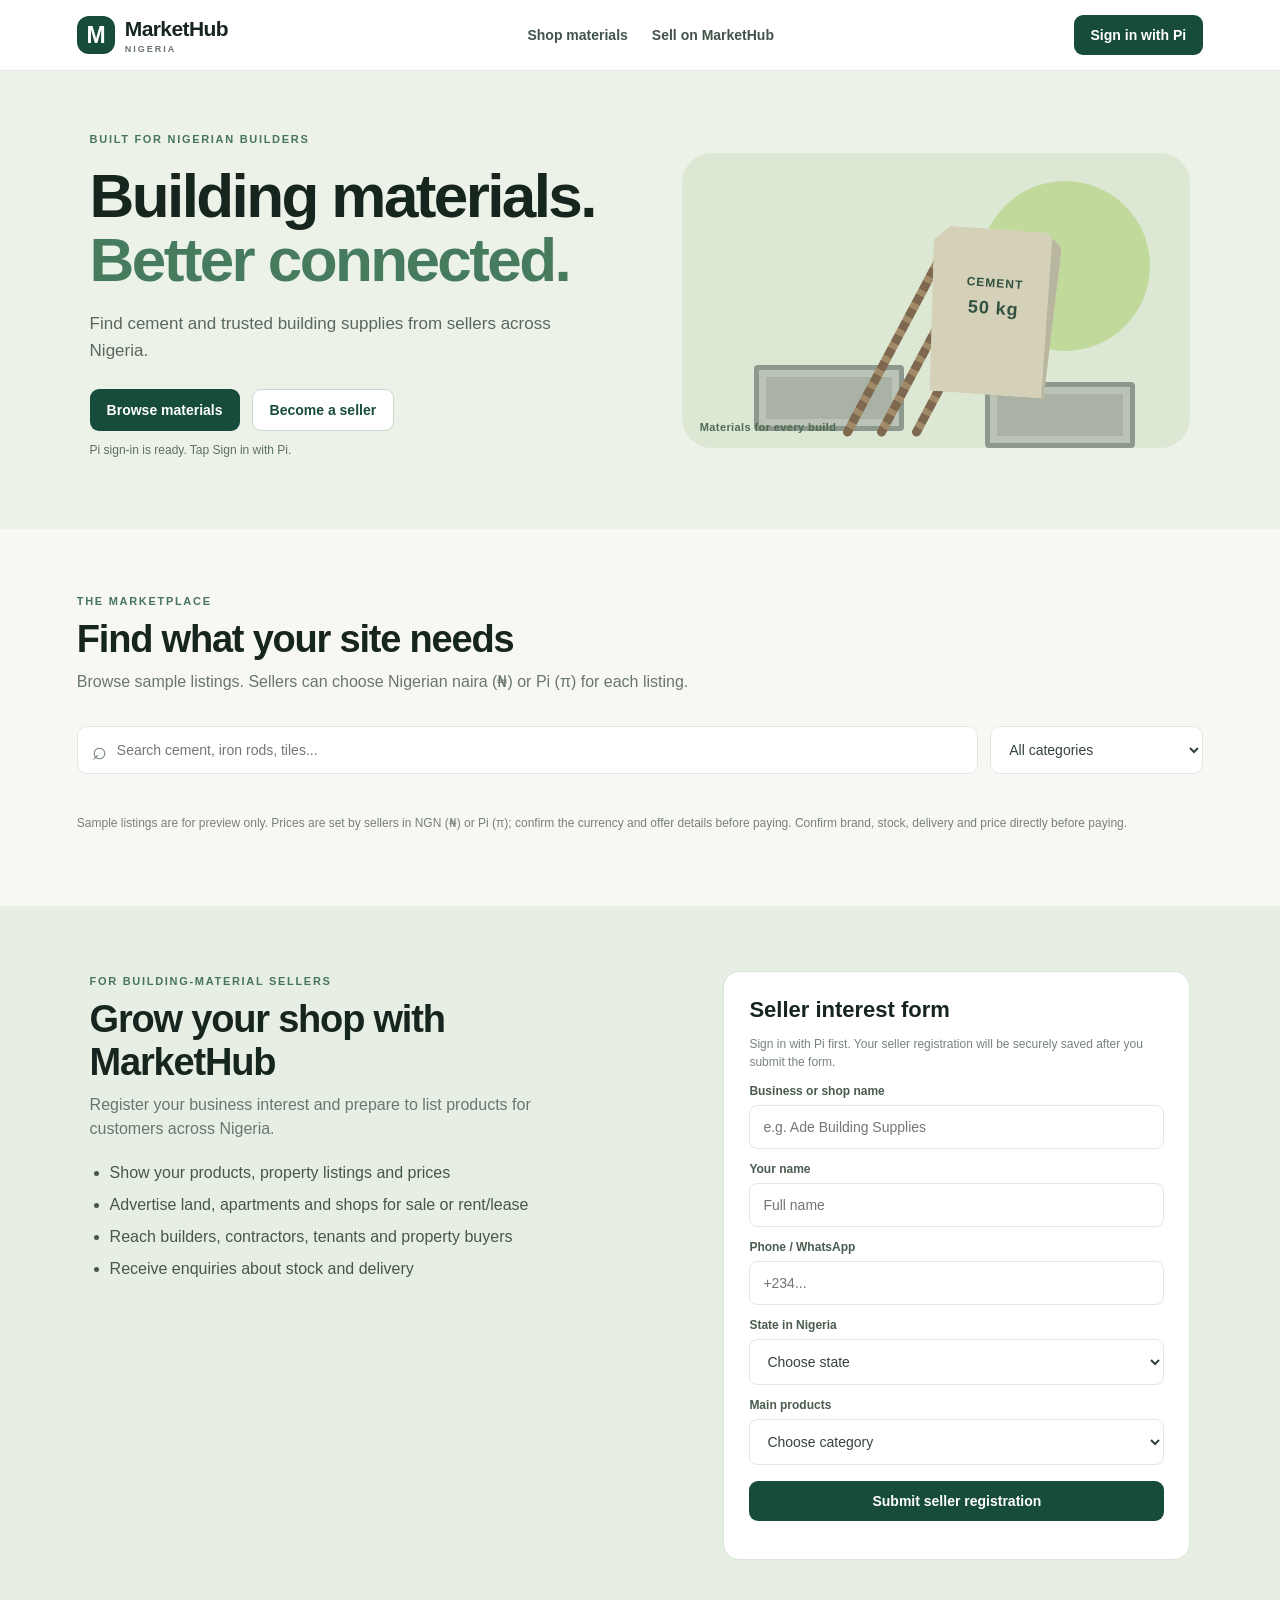
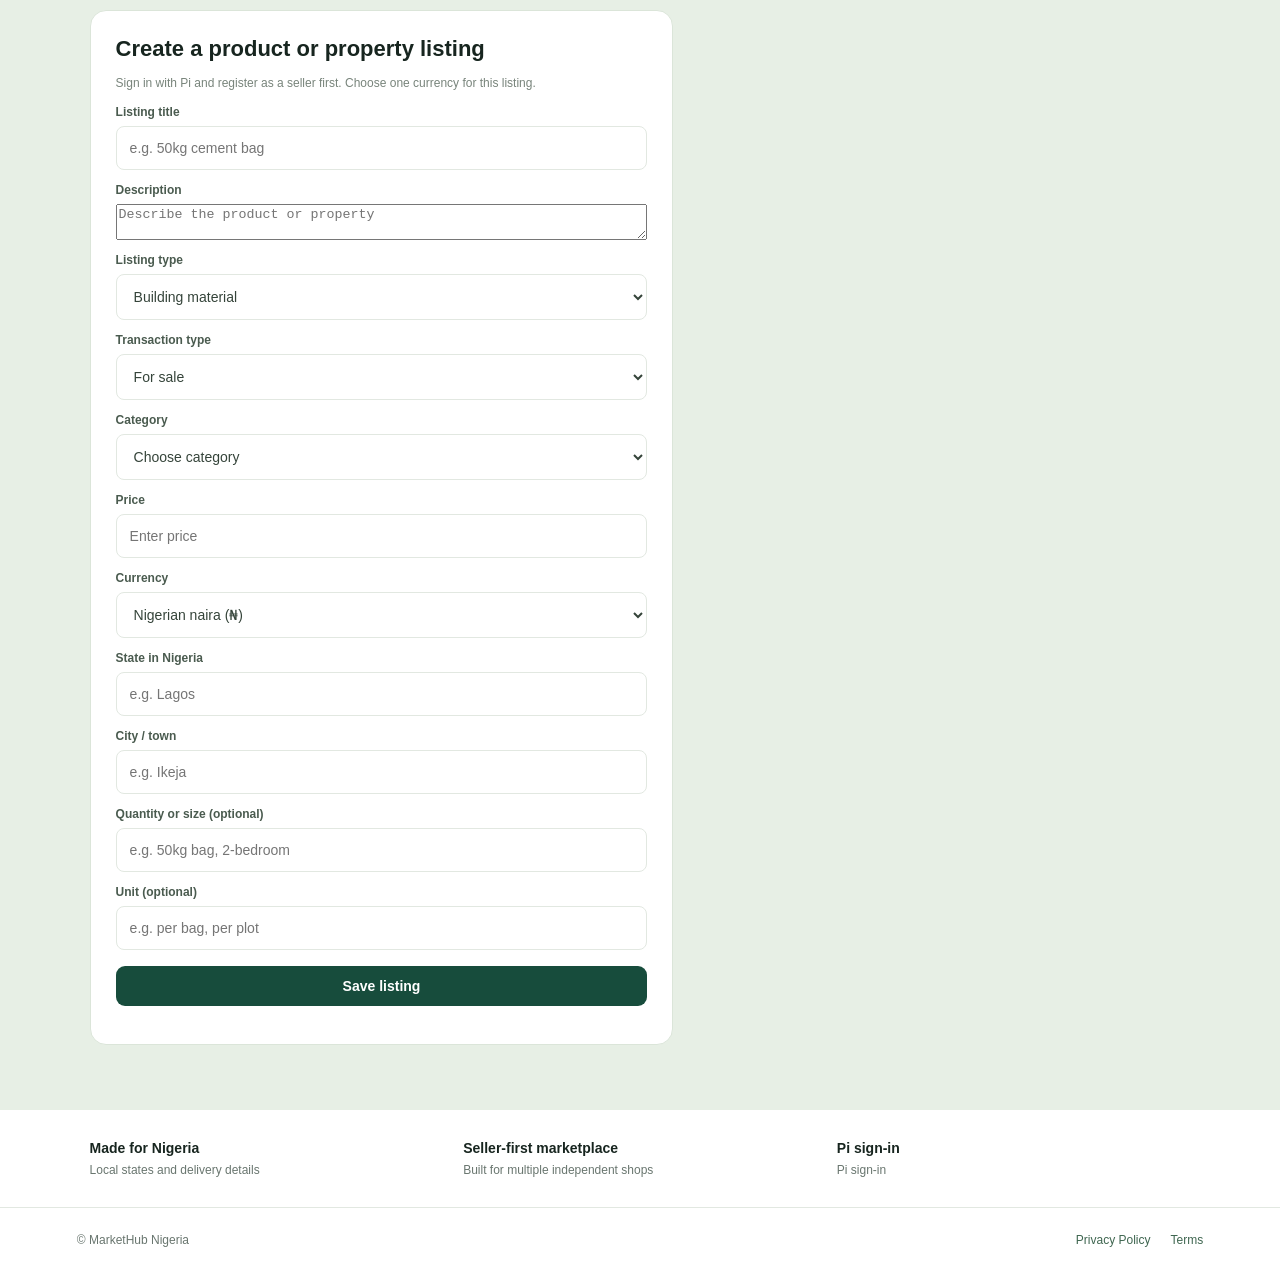
<file: index.html>
<!doctype html>
<html lang="en">
<head>
  <meta charset="utf-8">
  <meta name="viewport" content="width=device-width,initial-scale=1">
  <meta name="theme-color" content="#174c3c">
  <title>MarketHub Nigeria | Building Materials</title>
  <link rel="stylesheet" href="styles.css">
  <script src="https://sdk.minepi.com/pi-sdk.js"></script>
  <script>window.addEventListener("load", function () { try { if (window.Pi && typeof window.Pi.init === "function") window.Pi.init({ version: "2.0" }); } catch (e) { console.warn("Pi SDK init failed; fallback sign-in remains available.", e); } });</script>
</head>
<body>
  <header class="site-header">
    <a class="brand" href="#" aria-label="MarketHub home"><span class="brand-mark">M</span><span>MarketHub <small>NIGERIA</small></span></a>
    <nav><a href="#marketplace">Shop materials</a><a href="#sell">Sell on MarketHub</a></nav>
    <button id="loginBtn" class="login-btn" type="button" onclick="if(window.marketHubPiLogin){window.marketHubPiLogin(event)}else{var s=document.getElementById('status');if(s)s.textContent='MarketHub is loading. Please try again.'}">Sign in with Pi</button>
  </header>
  <main>
    <section class="hero">
      <div class="hero-copy">
        <span class="eyebrow">BUILT FOR NIGERIAN BUILDERS</span>
        <h1>Building materials.<br><em>Better connected.</em></h1>
        <p>Find cement and trusted building supplies from sellers across Nigeria.</p>
        <div class="hero-actions"><a class="primary-btn" href="#marketplace">Browse materials</a><a class="secondary-btn" href="#sell">Become a seller</a></div>
        <p id="status" class="status" aria-live="polite">Pi sign-in is ready. Tap Sign in with Pi.</p>
      </div>
      <div class="hero-art" aria-label="Illustration of building materials">
        <div class="sun"></div><div class="material-stack"><div class="cement-bag">CEMENT <b>50 kg</b></div><div class="block block-one"></div><div class="block block-two"></div><div class="rod rod-one"></div><div class="rod rod-two"></div><div class="rod rod-three"></div></div>
        <div class="art-label">Materials for every build</div>
      </div>
    </section>
    <section id="marketplace" class="section">
      <div class="section-heading"><div><span class="eyebrow">THE MARKETPLACE</span><h2>Find what your site needs</h2><p>Browse sample listings. Sellers can choose Nigerian naira (₦) or Pi (π) for each listing.</p></div></div>
      <div class="search-row"><label class="search-box"><span>⌕</span><input id="searchInput" type="search" placeholder="Search cement, iron rods, tiles..." aria-label="Search products"></label><select id="categoryFilter" aria-label="Filter by category"><option value="all">All categories</option><option>Cement</option><option>Blocks & Bricks</option><option>Iron Rods</option><option>Sand & Granite</option><option>Roofing</option><option>Plumbing</option><option>Electrical</option><option>Paint & Finishing</option><option>Land</option><option>Apartment</option><option>Shop / Commercial Space</option></select></div>
      <div id="productGrid" class="product-grid" aria-live="polite"></div>
      <p id="emptyState" class="empty-state" hidden>No matching products. Try another search or category.</p>
      <p class="demo-note">Sample listings are for preview only. Prices are set by sellers in NGN (₦) or Pi (π); confirm the currency and offer details before paying. Confirm brand, stock, delivery and price directly before paying.</p>
    </section>
    <section id="sell" class="seller-section">
      <div class="seller-copy"><span class="eyebrow">FOR BUILDING-MATERIAL SELLERS</span><h2>Grow your shop with MarketHub</h2><p>Register your business interest and prepare to list products for customers across Nigeria.</p><ul><li>Show your products, property listings and prices</li><li>Advertise land, apartments and shops for sale or rent/lease</li><li>Reach builders, contractors, tenants and property buyers</li><li>Receive enquiries about stock and delivery</li></ul></div>
      <form id="sellerForm" class="seller-form">
        <h3>Seller interest form</h3>
        <p class="form-note">Sign in with Pi first. Your seller registration will be securely saved after you submit the form.</p>
        <label>Business or shop name<input name="shop" required placeholder="e.g. Ade Building Supplies"></label>
        <label>Your name<input name="sellerName" required placeholder="Full name"></label>
        <label>Phone / WhatsApp<input name="phone" required type="tel" placeholder="+234..."></label>
        <label>State in Nigeria<select name="state" required><option value="">Choose state</option><option>Abia</option><option>Abuja (FCT)</option><option>Adamawa</option><option>Akwa Ibom</option><option>Anambra</option><option>Bauchi</option><option>Bayelsa</option><option>Benue</option><option>Borno</option><option>Cross River</option><option>Delta</option><option>Ebonyi</option><option>Edo</option><option>Ekiti</option><option>Enugu</option><option>Gombe</option><option>Imo</option><option>Jigawa</option><option>Kaduna</option><option>Kano</option><option>Katsina</option><option>Kebbi</option><option>Kogi</option><option>Kwara</option><option>Lagos</option><option>Nasarawa</option><option>Niger</option><option>Ogun</option><option>Ondo</option><option>Osun</option><option>Oyo</option><option>Plateau</option><option>Rivers</option><option>Sokoto</option><option>Taraba</option><option>Yobe</option><option>Zamfara</option></select></label>
        <label>Main products<select name="products" required><option value="">Choose category</option><option>Cement</option><option>Blocks & Bricks</option><option>Iron Rods</option><option>Sand & Granite</option><option>Roofing</option><option>Plumbing</option><option>Electrical</option><option>Paint & Finishing</option><option>Land for sale</option><option>Land for rent/lease</option><option>Apartment for sale</option><option>Apartment for rent/lease</option><option>Shop / commercial space for sale</option><option>Shop / commercial space for rent/lease</option><option>Multiple categories</option></select></label>
        <button type="submit" class="primary-btn form-submit">Submit seller registration</button><p id="sellerMessage" class="form-message" aria-live="polite"></p>
      </form>
      <form id="listingForm" class="seller-form">
        <h3>Create a product or property listing</h3>
        <p class="form-note">Sign in with Pi and register as a seller first. Choose one currency for this listing.</p>
        <label>Listing title<input name="title" required maxlength="120" placeholder="e.g. 50kg cement bag"></label>
        <label>Description<textarea name="description" required maxlength="2000" placeholder="Describe the product or property"></textarea></label>
        <label>Listing type<select name="listing_type" required><option value="product">Building material</option><option value="property">Property</option></select></label>
        <label>Transaction type<select name="transaction_type" required><option value="sale">For sale</option><option value="rent">For rent</option><option value="lease">For lease</option></select></label>
        <label>Category<select name="category" required><option value="">Choose category</option><option>Cement</option><option>Blocks & Bricks</option><option>Iron Rods</option><option>Sand & Granite</option><option>Roofing</option><option>Plumbing</option><option>Electrical</option><option>Paint & Finishing</option><option>Land</option><option>Apartment</option><option>Shop / Commercial Space</option><option>Other</option></select></label>
        <label>Price<input name="price" required type="number" min="0.01" step="0.01" placeholder="Enter price"></label>
        <label>Currency<select name="currency" required><option value="NGN">Nigerian naira (₦)</option><option value="PI">Pi (π)</option></select></label>
        <label>State in Nigeria<input name="state" required placeholder="e.g. Lagos"></label>
        <label>City / town<input name="city" required placeholder="e.g. Ikeja"></label>
        <label>Quantity or size (optional)<input name="quantity" maxlength="80" placeholder="e.g. 50kg bag, 2-bedroom"></label>
        <label>Unit (optional)<input name="unit" maxlength="40" placeholder="e.g. per bag, per plot"></label>
        <button type="submit" class="primary-btn form-submit">Save listing</button><p id="listingMessage" class="form-message" aria-live="polite"></p>
      </form>
    </section>
    <section class="trust-strip"><div><b>Made for Nigeria</b><span>Local states and delivery details</span></div><div><b>Seller-first marketplace</b><span>Built for multiple independent shops</span></div><div><b>Pi sign-in</b><span>Pi sign-in</span></div></section>
  </main>
  <footer><span>© MarketHub Nigeria</span><div><a href="privacy.html">Privacy Policy</a><a href="terms.html">Terms</a></div></footer>
  <script src="app.js?v=pi-sdk-test"></script>
</body>
</html>
</file>
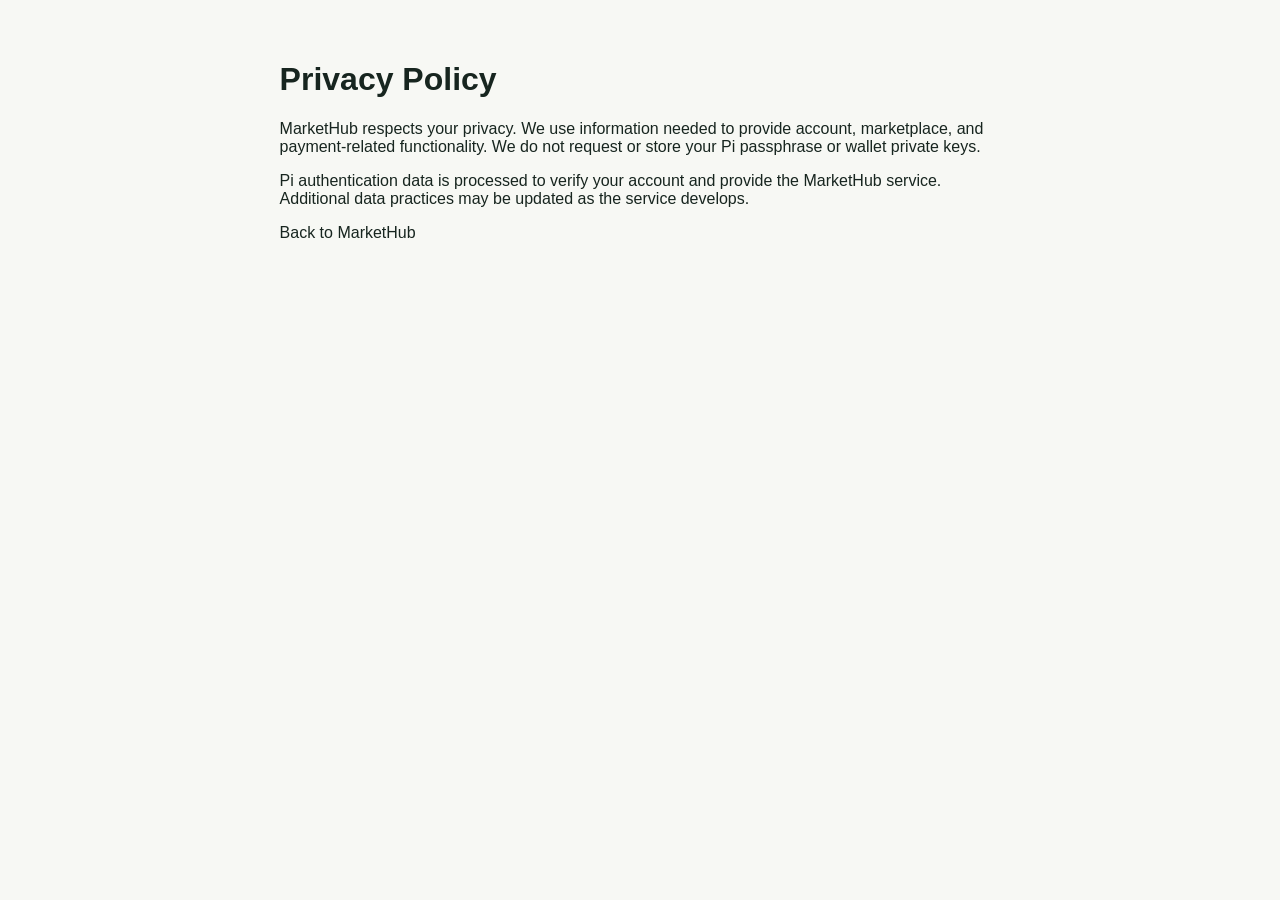
<file: privacy.html>
<!doctype html><html><head><meta charset="utf-8"><meta name="viewport" content="width=device-width,initial-scale=1"><title>MarketHub Privacy Policy</title><link rel="stylesheet" href="styles.css"></head><body><main style="padding:40px 7%;max-width:900px;margin:auto"><h1>Privacy Policy</h1><p>MarketHub respects your privacy. We use information needed to provide account, marketplace, and payment-related functionality. We do not request or store your Pi passphrase or wallet private keys.</p><p>Pi authentication data is processed to verify your account and provide the MarketHub service. Additional data practices may be updated as the service develops.</p><p><a href="index.html">Back to MarketHub</a></p></main></body></html>
</file>
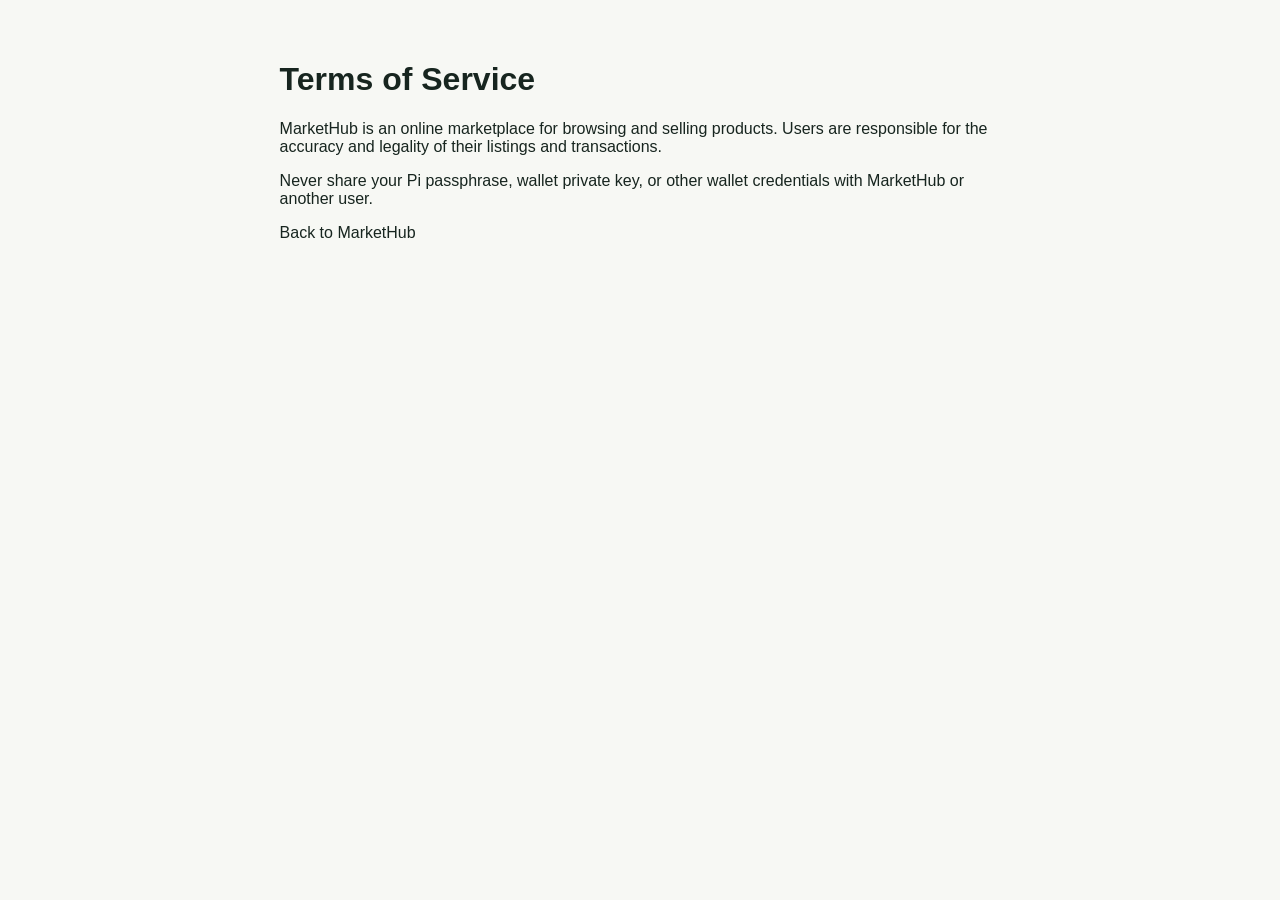
<file: terms.html>
<!doctype html><html><head><meta charset="utf-8"><meta name="viewport" content="width=device-width,initial-scale=1"><title>MarketHub Terms</title><link rel="stylesheet" href="styles.css"></head><body><main style="padding:40px 7%;max-width:900px;margin:auto"><h1>Terms of Service</h1><p>MarketHub is an online marketplace for browsing and selling products. Users are responsible for the accuracy and legality of their listings and transactions.</p><p>Never share your Pi passphrase, wallet private key, or other wallet credentials with MarketHub or another user.</p><p><a href="index.html">Back to MarketHub</a></p></main></body></html>
</file>
<file: styles.css>
:root{--green:#174c3c;--green-dark:#103a2d;--lime:#d6ed9d;--ink:#17251f;--muted:#69766f;--paper:#f7f8f4;--line:#e2e8e1}*{box-sizing:border-box}html{scroll-behavior:smooth}body{margin:0;font-family:Arial,Helvetica,sans-serif;background:var(--paper);color:var(--ink)}a{color:inherit;text-decoration:none}.site-header{display:flex;align-items:center;justify-content:space-between;gap:22px;padding:15px 6%;background:#fff;border-bottom:1px solid var(--line);position:sticky;top:0;z-index:10}.brand{display:flex;align-items:center;gap:10px;font-size:21px;font-weight:800;letter-spacing:-.6px}.brand small{display:block;font-size:9px;letter-spacing:2px;color:var(--muted);margin-top:3px}.brand-mark{display:grid;place-items:center;background:var(--green);color:white;width:38px;height:38px;border-radius:12px;font-size:23px}.site-header nav{display:flex;gap:24px;font-size:14px;font-weight:700;color:#43534a}.site-header nav a:hover,footer a:hover{color:#2b795b}button,.primary-btn,.secondary-btn{border:0;border-radius:9px;padding:12px 17px;font-weight:700;cursor:pointer;font-size:14px;display:inline-flex;align-items:center;justify-content:center}.login-btn,.primary-btn{background:var(--green);color:white}.login-btn:hover,.primary-btn:hover{background:var(--green-dark)}.secondary-btn{background:#fff;color:var(--green);border:1px solid #cad8ce}.hero{padding:58px 7%;display:grid;grid-template-columns:1.05fr .95fr;gap:30px;align-items:center;background:#edf2e9;min-height:430px;overflow:hidden}.hero-copy{max-width:590px}.eyebrow{font-size:11px;font-weight:800;letter-spacing:1.7px;color:#47745e}.hero h1{font-size:clamp(38px,5vw,62px);letter-spacing:-2.6px;line-height:1.04;margin:17px 0}.hero h1 em{font-style:normal;color:#477b5e}.hero-copy>p:not(.status){font-size:17px;line-height:1.6;color:#59685e;max-width:490px}.hero-actions{display:flex;gap:12px;flex-wrap:wrap;margin:25px 0 12px}.status{font-size:12px;color:#5c7063;min-height:16px}.hero-art{position:relative;min-height:295px;background:#dce8d4;border-radius:30px;overflow:hidden;display:flex;align-items:flex-end;justify-content:center}.sun{position:absolute;width:170px;height:170px;border-radius:50%;background:#c1d99b;top:28px;right:40px}.material-stack{position:relative;width:85%;height:225px}.cement-bag{position:absolute;z-index:2;right:22%;top:6px;width:128px;height:166px;background:#d5d1b8;transform:rotate(4deg);clip-path:polygon(12% 0,88% 0,100% 9%,94% 100%,5% 100%,0 9%);box-shadow:inset -10px 0 #b8b69e;color:#315141;text-align:center;padding-top:47px;font-size:12px;font-weight:800;letter-spacing:1px}.cement-bag b{display:block;font-size:18px;margin-top:8px}.block{position:absolute;width:150px;height:66px;background:#a9b2a4;border:5px solid #8d998c;border-radius:4px;bottom:17px;box-shadow:inset 0 0 0 7px #bac3b5}.block-one{left:8%}.block-two{right:4%;bottom:0}.rod{position:absolute;width:9px;height:205px;background:repeating-linear-gradient(0deg,#7e6950 0 9px,#a18a68 9px 15px);border-radius:6px;bottom:0;transform:rotate(28deg);left:39%}.rod-two{left:47%;transform:rotate(28deg)}.rod-three{left:55%;transform:rotate(28deg)}.art-label{position:absolute;bottom:15px;left:18px;font-size:11px;font-weight:800;color:#4f6a54;letter-spacing:.4px}.section{padding:62px 6%}.section-heading{display:flex;justify-content:space-between;align-items:end;margin-bottom:24px}.section h2,.seller-copy h2{font-size:clamp(27px,3vw,38px);letter-spacing:-1.2px;margin:9px 0}.section-heading p,.seller-copy>p{color:var(--muted);line-height:1.5;margin:8px 0}.search-row{display:flex;gap:12px;margin:22px 0}.search-box{display:flex;align-items:center;gap:10px;background:white;border:1px solid var(--line);border-radius:10px;padding:0 14px;flex:1;min-width:0}.search-box span{font-size:25px;color:#708074}.search-box input{width:100%;padding:14px 0;border:0;outline:0;font-size:14px;background:transparent}.search-row select,.seller-form select{background:white;border:1px solid var(--line);border-radius:10px;padding:0 14px;min-height:48px;color:#35443a;font-size:14px;max-width:100%}.product-grid{display:grid;grid-template-columns:repeat(4,minmax(0,1fr));gap:17px}.product-card{background:white;border:1px solid var(--line);border-radius:14px;overflow:hidden;min-width:0;transition:transform .15s,box-shadow .15s}.product-card:hover{transform:translateY(-3px);box-shadow:0 9px 25px #163a2410}.product-art{height:150px;position:relative;overflow:hidden;display:flex;align-items:center;justify-content:center;background:#e8eee4}.product-tag{position:absolute;top:10px;left:10px;background:#fff;border-radius:20px;padding:6px 9px;font-size:10px;font-weight:800;color:var(--green)}.art-cement{background:#e8e8d9}.art-blocks{background:#e8e3d9}.art-rods{background:#e4e9e8}.art-sand{background:#eee4d0}.art-roof{background:#e6e7dd}.art-pipes{background:#dfe8e9}.art-paint{background:#e9e1ef}.art-cement .art-cement{width:95px;height:118px;background:#c7c5ae;clip-path:polygon(10% 0,90% 0,100% 10%,94% 100%,6% 100%,0 10%);box-shadow:inset -9px 0 #aaa990;display:flex;flex-direction:column;justify-content:center;align-items:center;color:#365543;font-size:9px;letter-spacing:1px}.art-cement .art-cement b{font-size:15px;margin:8px 0}.art-cement .art-cement small{font-size:9px}.art-blocks .art-blocks{display:grid;grid-template-columns:repeat(2,74px);gap:4px;transform:rotate(-8deg)}.art-blocks i{height:36px;background:#aab2a5;border:4px solid #899487;border-radius:3px;box-shadow:inset 0 0 0 5px #bbc2b7}.art-rods .art-rods{display:flex;gap:7px;transform:rotate(25deg)}.art-rods i{height:155px;width:9px;border-radius:5px;background:repeating-linear-gradient(0deg,#77674e 0 8px,#a08d6c 8px 13px)}.art-sand .art-sand{width:180px;height:88px;position:relative;border-radius:50% 50% 8px 8px;background:#d5b982;overflow:hidden}.art-sand i{position:absolute;width:8px;height:8px;border-radius:50%;background:#bba06a;top:22px;left:25px;box-shadow:20px 17px #bba06a,55px 2px #bba06a,90px 32px #bba06a,130px 12px #bba06a,145px 50px #bba06a}.art-roof .art-roof{display:flex;gap:3px;transform:rotate(-18deg)}.art-roof i{width:32px;height:120px;background:repeating-linear-gradient(90deg,#9d6551 0 7px,#bd8a72 7px 12px);border-radius:5px}.art-pipes .art-pipes{display:flex;gap:7px;transform:rotate(24deg)}.art-pipes i{width:34px;height:125px;border-radius:20px;background:linear-gradient(90deg,#9cb8bb,#edf3f3,#8aa8ab);border:3px solid #8ca8aa}.art-paint .art-paint{display:flex;gap:12px;align-items:center}.art-paint i{width:47px;height:70px;background:#f2f1df;border:3px solid #c9cbb7;border-radius:5px 5px 10px 10px;box-shadow:inset 0 12px #7a9e7b}.art-paint i+ i{background:#d4b2a0;box-shadow:inset 0 12px #bb725b}.art-paint b{font-size:13px;color:#715b7c}.product-info{padding:15px}.product-category{font-size:10px;text-transform:uppercase;letter-spacing:1px;font-weight:800;color:#6d8373}.product-info h3{font-size:16px;line-height:1.35;margin:8px 0;min-height:42px}.product-price{font-size:19px;font-weight:800;color:var(--green)}.product-unit{font-size:12px;color:var(--muted);margin:5px 0 12px}.product-seller{font-size:11px;color:#68756c;border-top:1px solid #edf0eb;padding-top:11px}.enquire-btn{margin-top:13px;width:100%;background:#edf3eb;color:var(--green);padding:10px;font-size:12px}.enquire-btn:hover{background:#dfeadd}.demo-note,.empty-state{font-size:12px;color:#778177;margin-top:18px;line-height:1.5}.seller-section{padding:65px 7%;background:#e7efe5;display:grid;grid-template-columns:1fr .8fr;gap:50px;align-items:start}.seller-copy{max-width:490px}.seller-copy ul{padding-left:20px;color:#45584a;line-height:2}.seller-form{background:#fff;padding:25px;border:1px solid #dbe5d9;border-radius:16px;display:grid;gap:13px}.seller-form h3{font-size:22px;margin:0}.form-note{font-size:12px;color:#78847b;line-height:1.45;margin:0}.seller-form label{display:grid;gap:7px;font-size:12px;font-weight:700;color:#4a5b4f}.seller-form input,.seller-form select{width:100%;padding:13px;border:1px solid var(--line);border-radius:8px;font-size:14px;min-height:44px}.form-submit{width:100%;margin-top:3px}.form-message{font-size:12px;color:#526f58;line-height:1.5;margin:0}.trust-strip{display:grid;grid-template-columns:repeat(3,1fr);gap:20px;padding:30px 7%;background:white}.trust-strip div{display:grid;gap:7px}.trust-strip b{font-size:14px}.trust-strip span{font-size:12px;color:var(--muted)}footer{padding:25px 6%;display:flex;justify-content:space-between;gap:15px;background:#fff;border-top:1px solid var(--line);font-size:12px;color:#69766f}footer div{display:flex;gap:20px}footer a{color:#3f6650}@media(max-width:900px){.product-grid{grid-template-columns:repeat(2,minmax(0,1fr))}.hero{padding:45px 6%;grid-template-columns:1fr .8fr}.hero-art{min-height:250px}.seller-section{gap:25px;padding:48px 6%}}@media(max-width:650px){.site-header{padding:12px 4%;gap:10px}.site-header nav{display:none}.brand{font-size:18px}.brand-mark{width:34px;height:34px}.login-btn{padding:10px;font-size:12px}.hero{grid-template-columns:1fr;padding:42px 6%}.hero h1{font-size:43px}.hero-art{min-height:230px}.section{padding:45px 4%}.search-row{flex-direction:column}.search-row select{height:46px;width:100%}.product-grid{gap:10px}.product-art{height:125px}.product-info{padding:11px}.product-info h3{font-size:14px}.product-price{font-size:17px}.seller-section{grid-template-columns:1fr;padding:45px 5%}.trust-strip{grid-template-columns:1fr;gap:18px;padding:25px 6%}footer{padding:22px 5%;flex-direction:column}footer div{gap:15px}}
</file>
